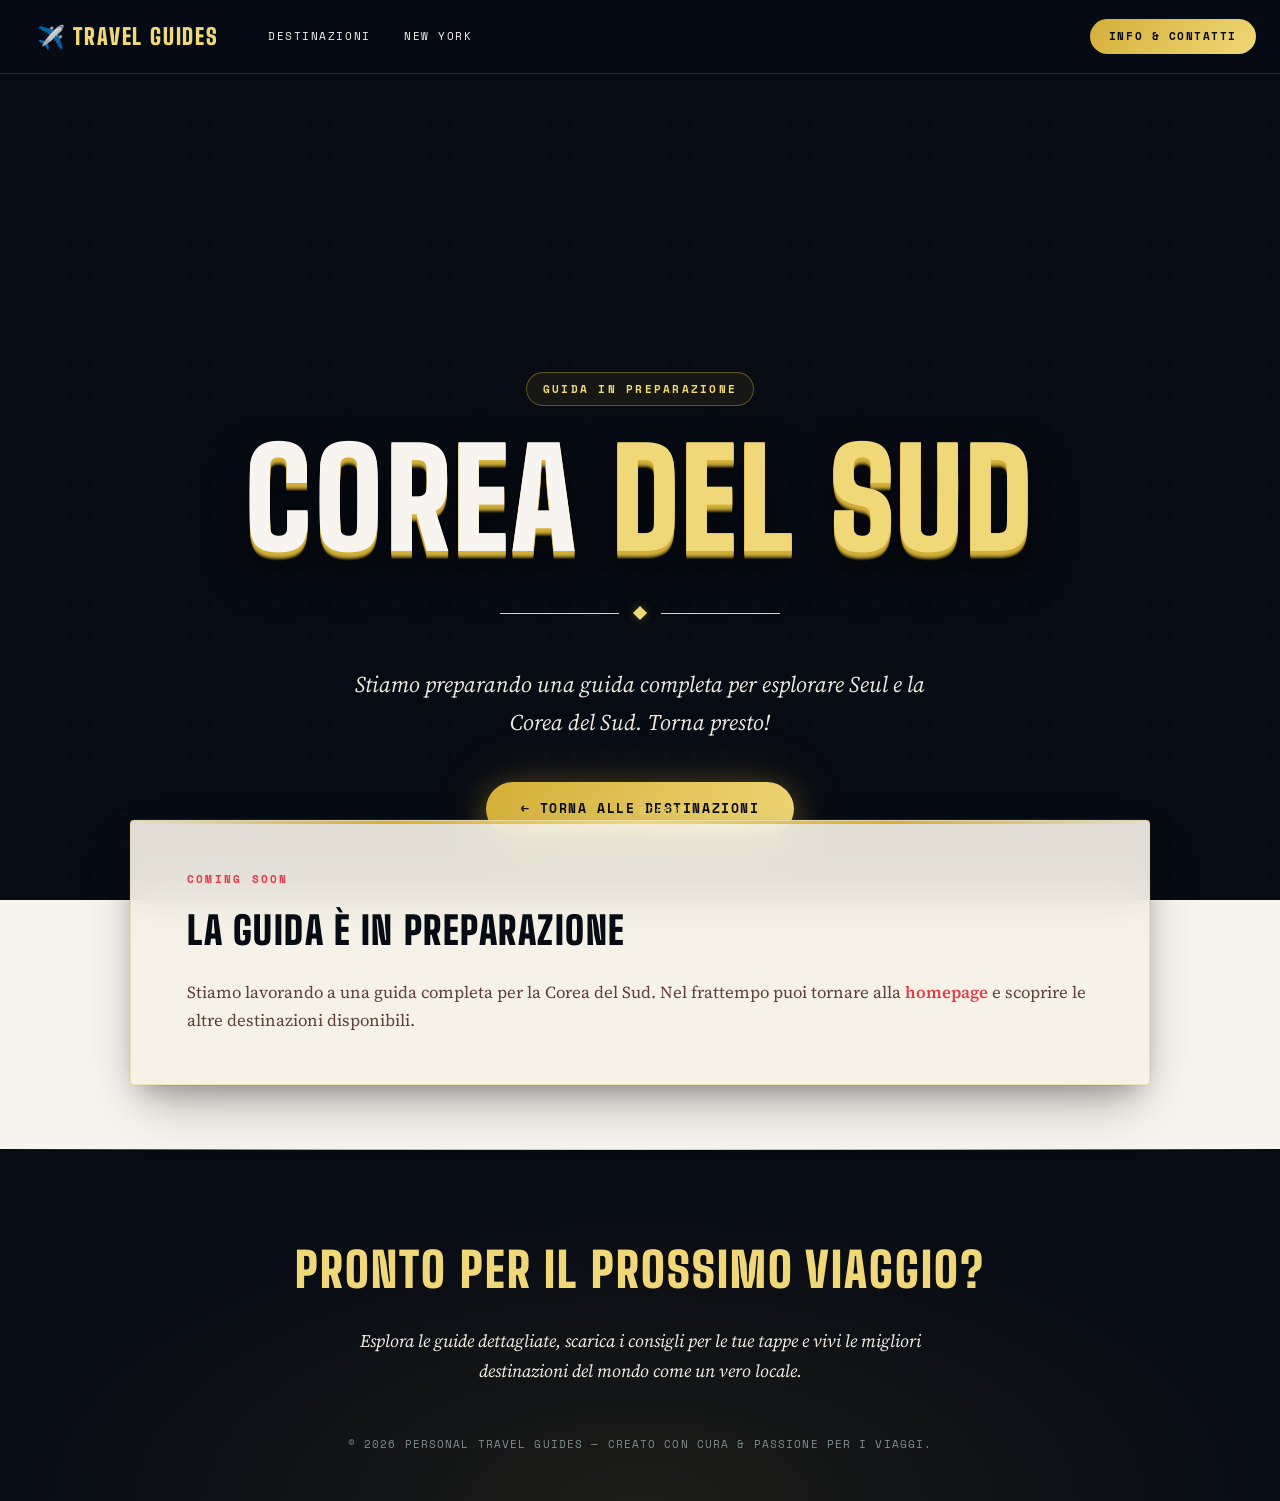
<file: destinations/corea-del-sud/index.html>
<!DOCTYPE html>
<html lang="it">
<head>
  <meta charset="UTF-8">
  <meta name="viewport" content="width=device-width, initial-scale=1.0">
  <title>Corea del Sud — Guida in preparazione</title>
  <meta name="description" content="La guida alla Corea del Sud è in preparazione. Torna presto!">
  <link rel="stylesheet" href="../../styles/global.css">
  <link rel="stylesheet" href="../../styles/destination.css">
  <link rel="stylesheet" href="./corea-del-sud.css">
</head>
<body>

<div id="nav-placeholder"></div>

<header class="hero" id="top" style="background-image: url('https://upload.wikimedia.org/wikipedia/commons/thumb/f/f9/Gyeongbokgung_Palace_2023.jpg/1280px-Gyeongbokgung_Palace_2023.jpg');">
  <div class="hero-inner">
    <div class="eyebrow">Guida in preparazione</div>
    <h1>COREA <span>DEL SUD</span></h1>
    <div class="divider on-dark"><span class="diamond"></span></div>
    <p class="sub">Stiamo preparando una guida completa per esplorare Seul e la Corea del Sud. Torna presto!</p>
    <a href="../../index.html" class="hero-cta">← Torna alle destinazioni</a>
  </div>
  <div class="scroll-indicator">SCORRI</div>
</header>

<main>
  <section class="intro-section" id="intro">
    <div class="intro reveal">
      <div class="eyebrow" style="color:var(--d1)">Coming soon</div>
      <h2>La guida è in preparazione</h2>
      <p>Stiamo lavorando a una guida completa per la Corea del Sud. Nel frattempo puoi tornare alla <a href="../../index.html" style="color:var(--d1); font-weight:600">homepage</a> e scoprire le altre destinazioni disponibili.</p>
    </div>
  </section>
</main>

<div id="footer-placeholder"></div>

<script src="../../js/components.js"></script>
<script src="../../js/scroll-animations.js"></script>
</body>
</html>
</file>
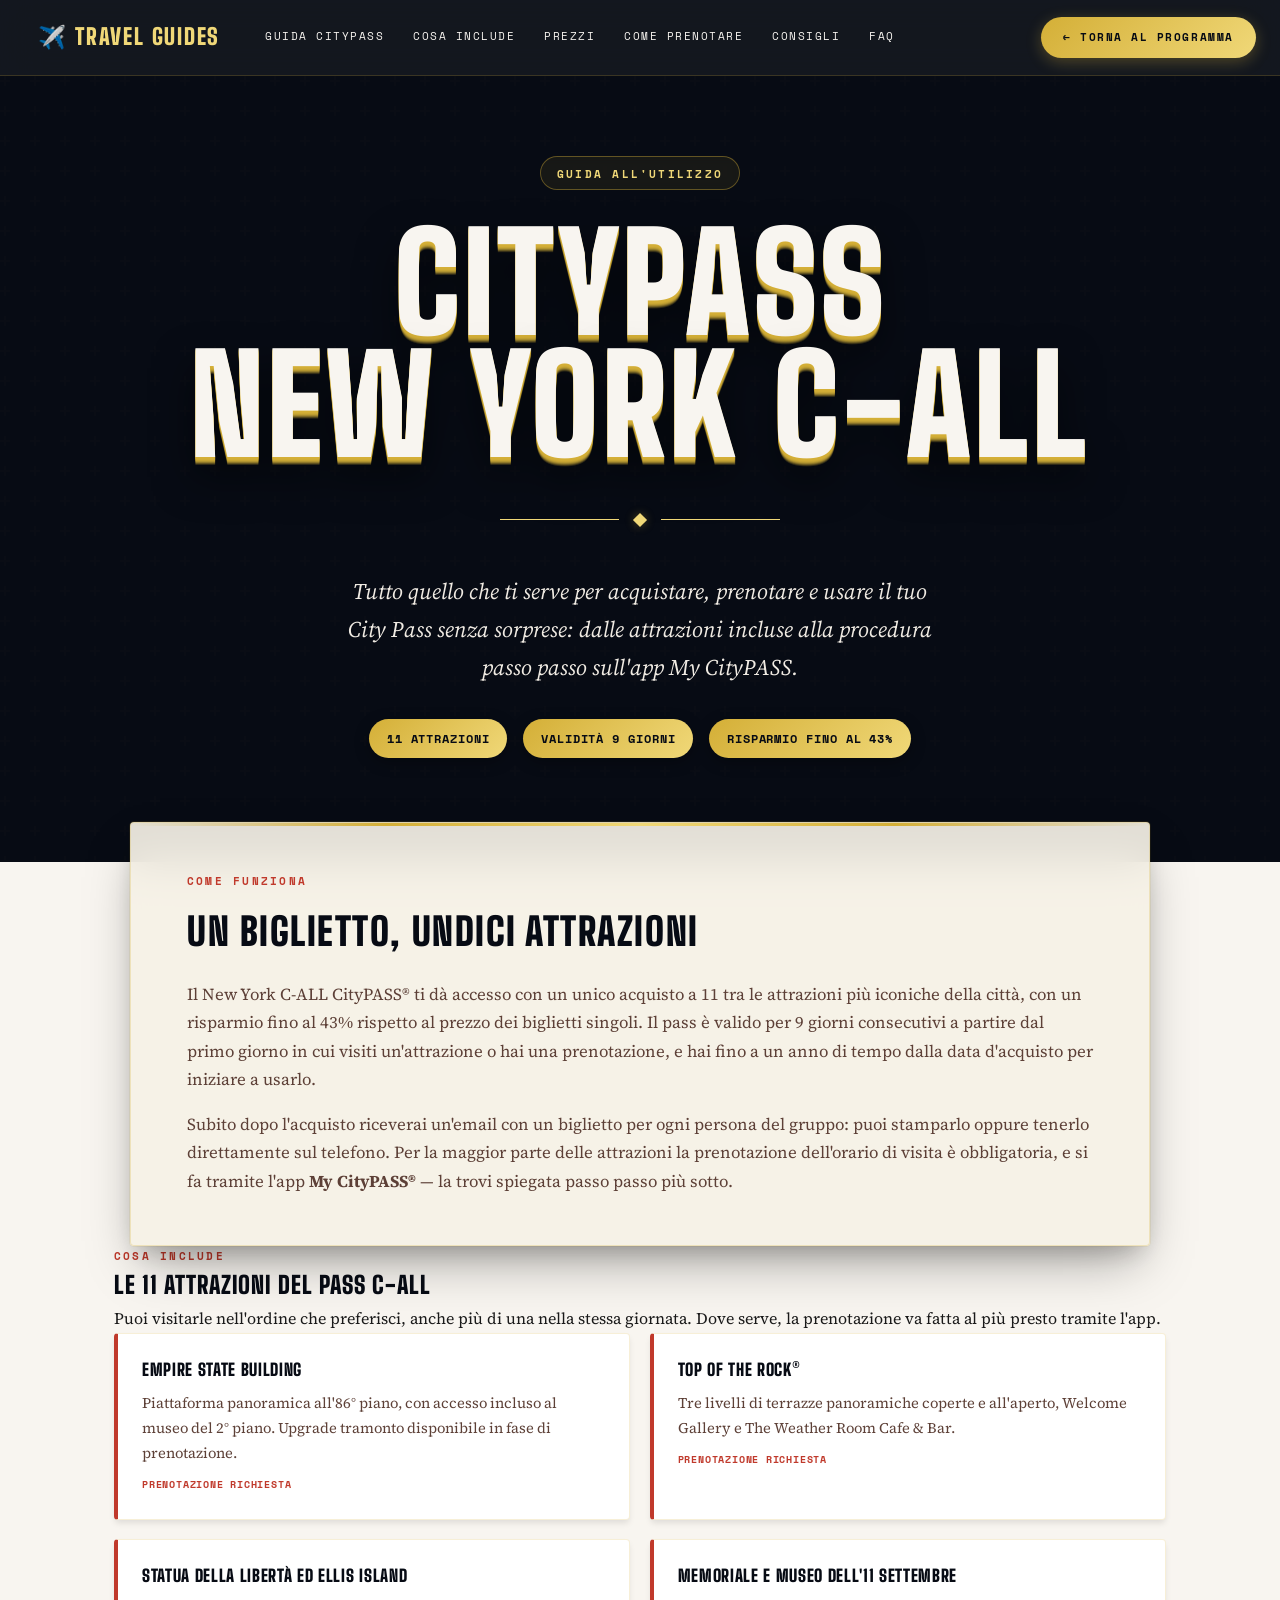
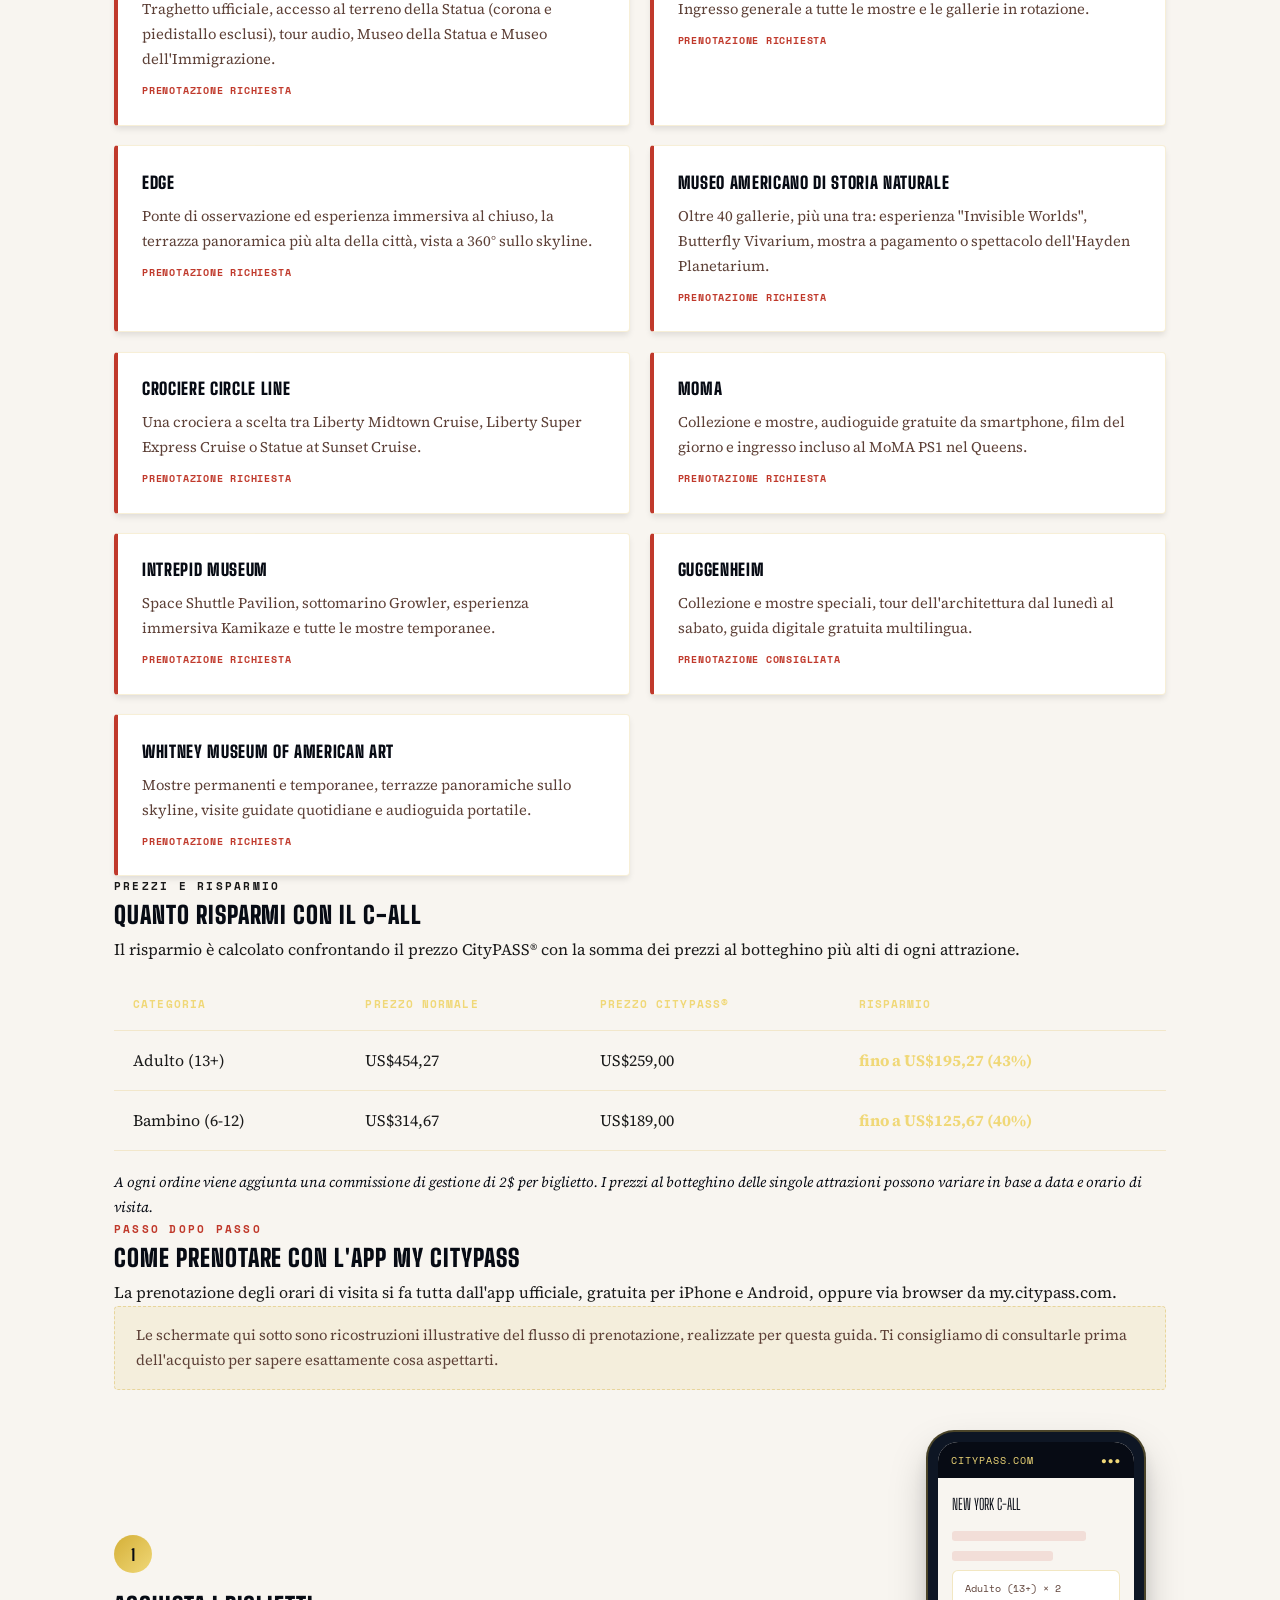
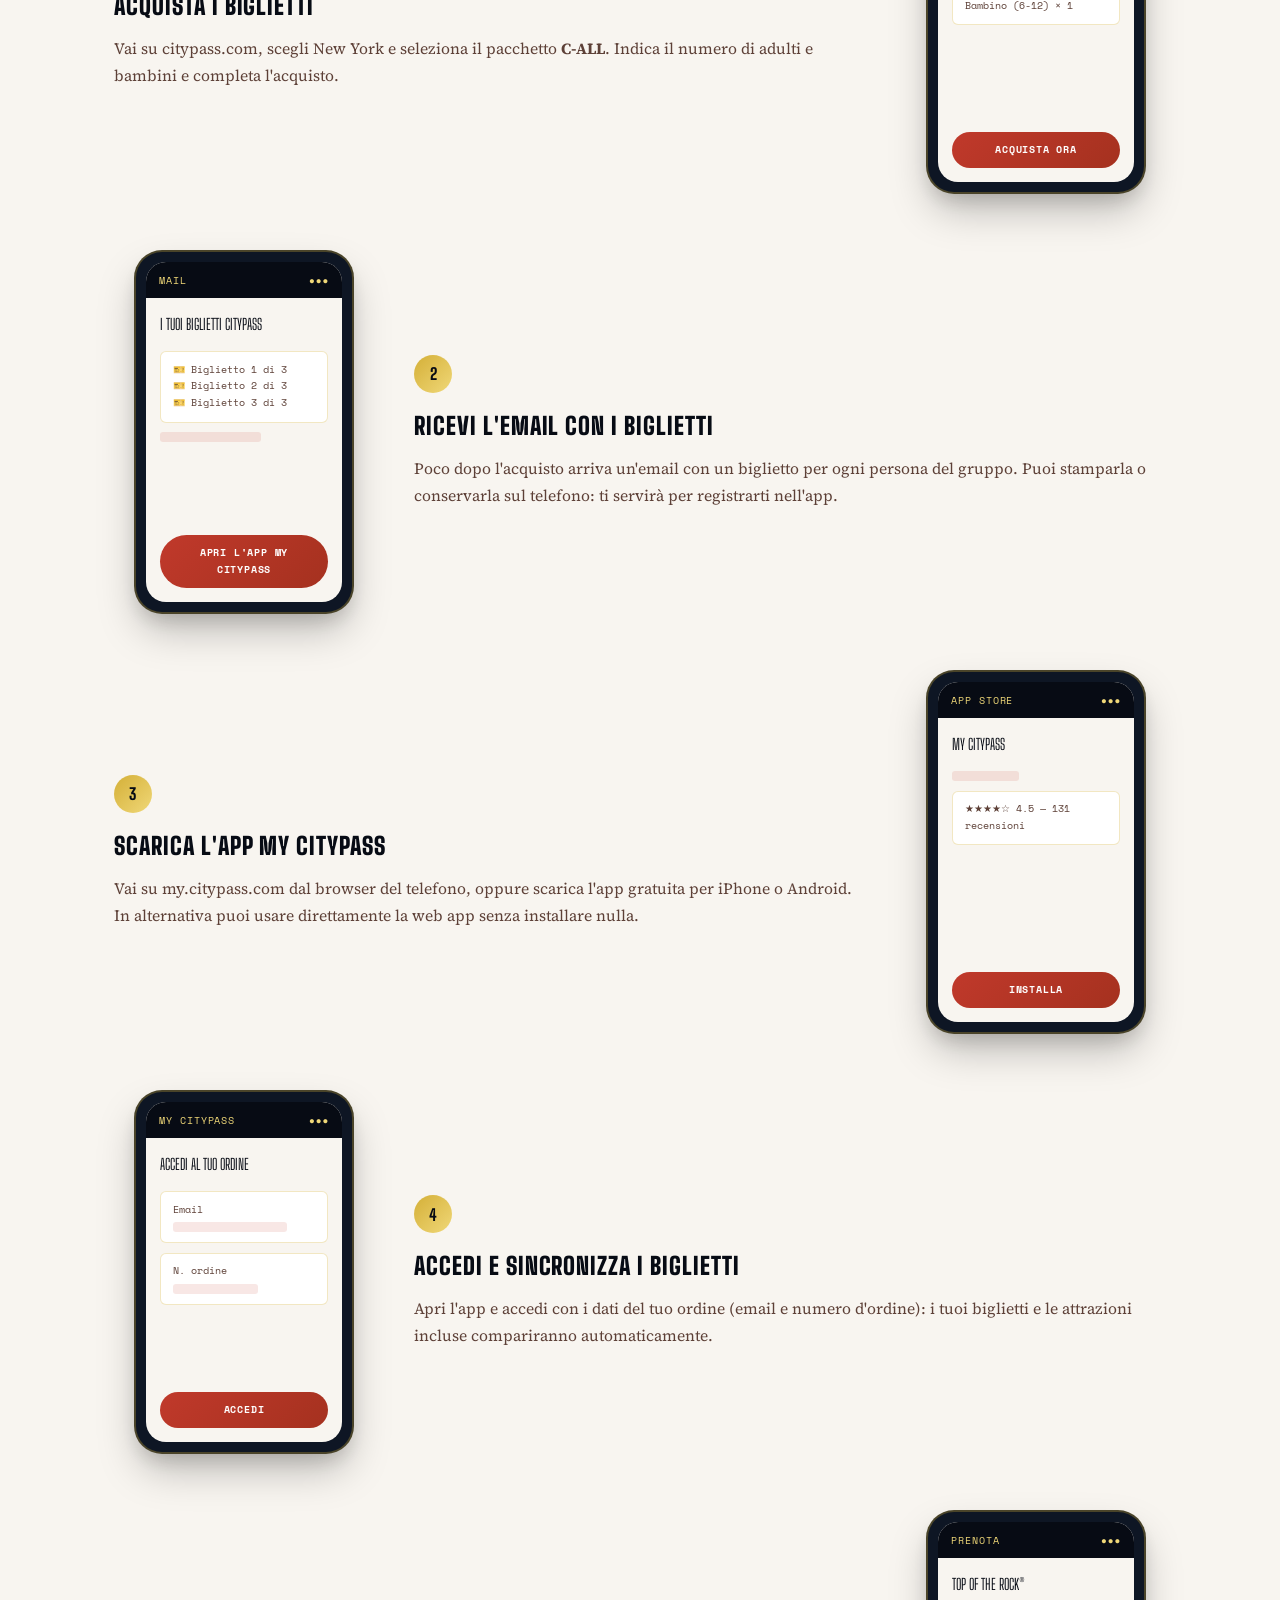
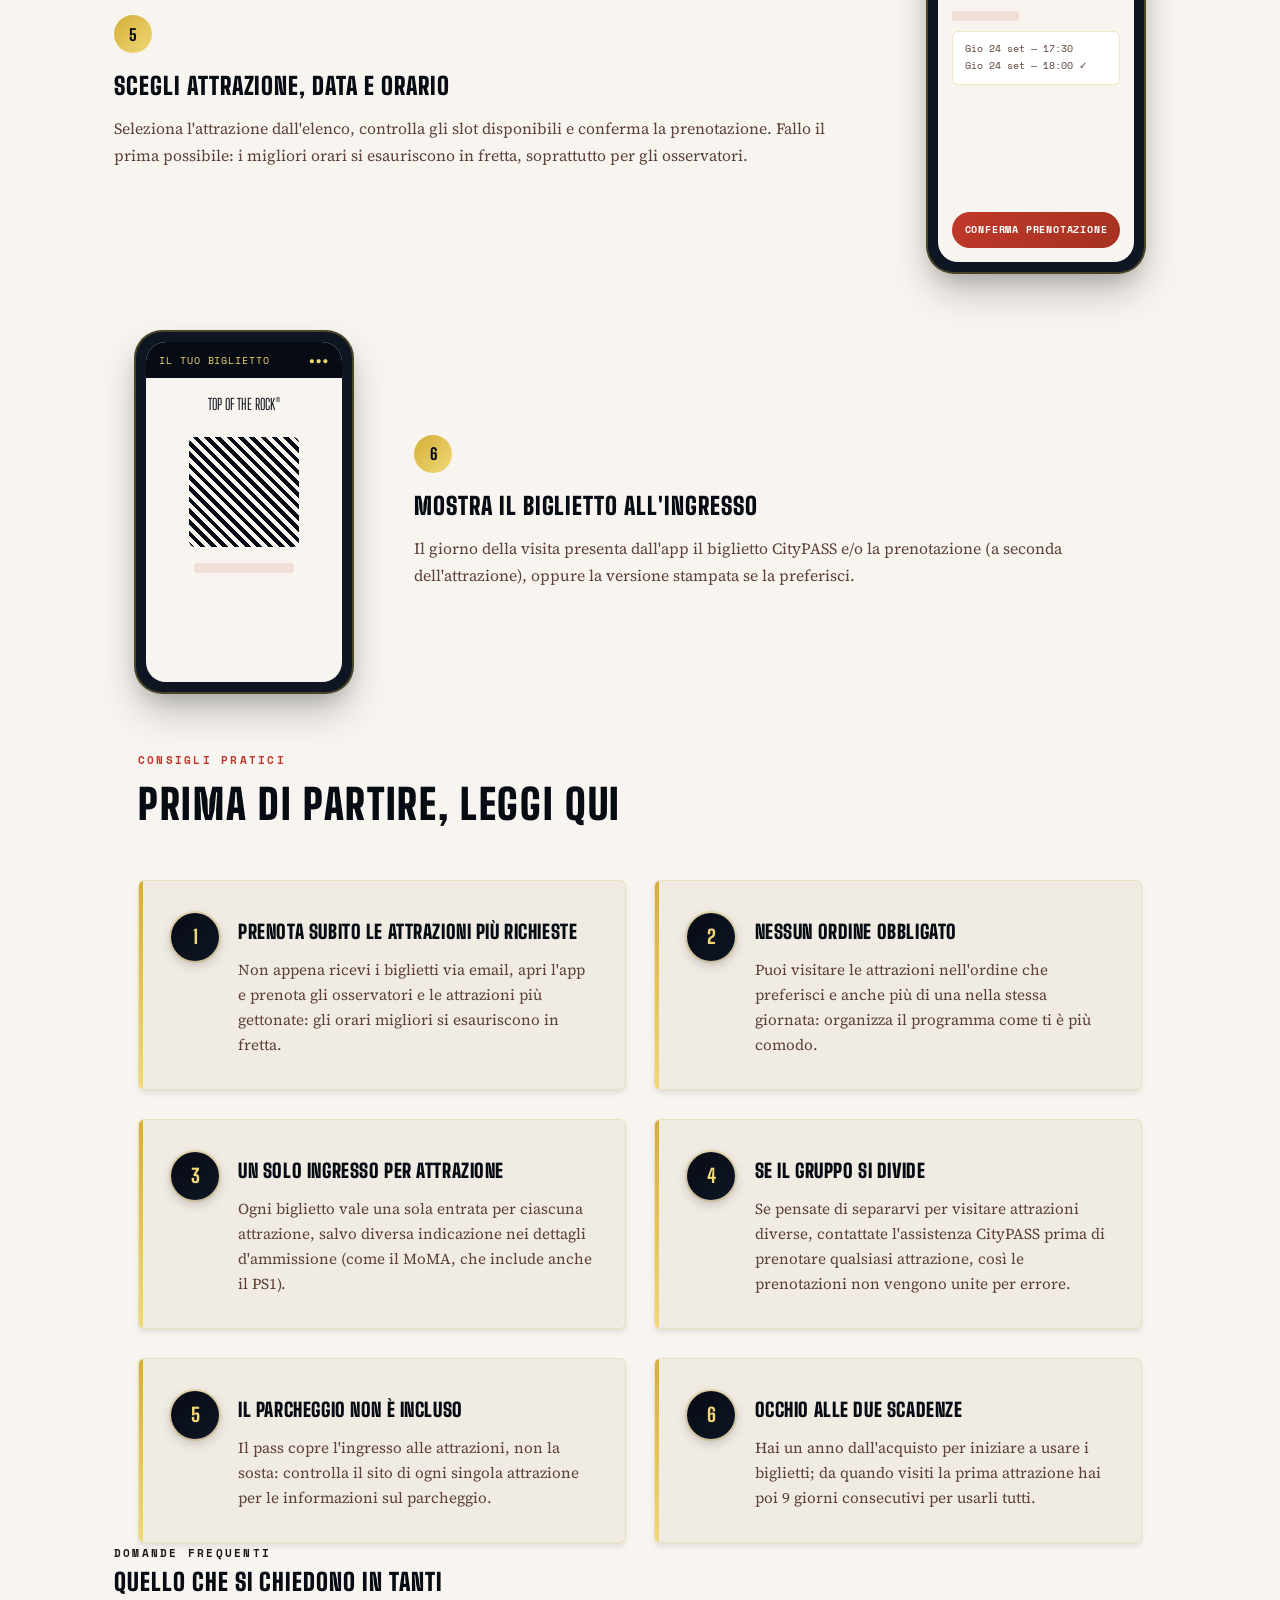
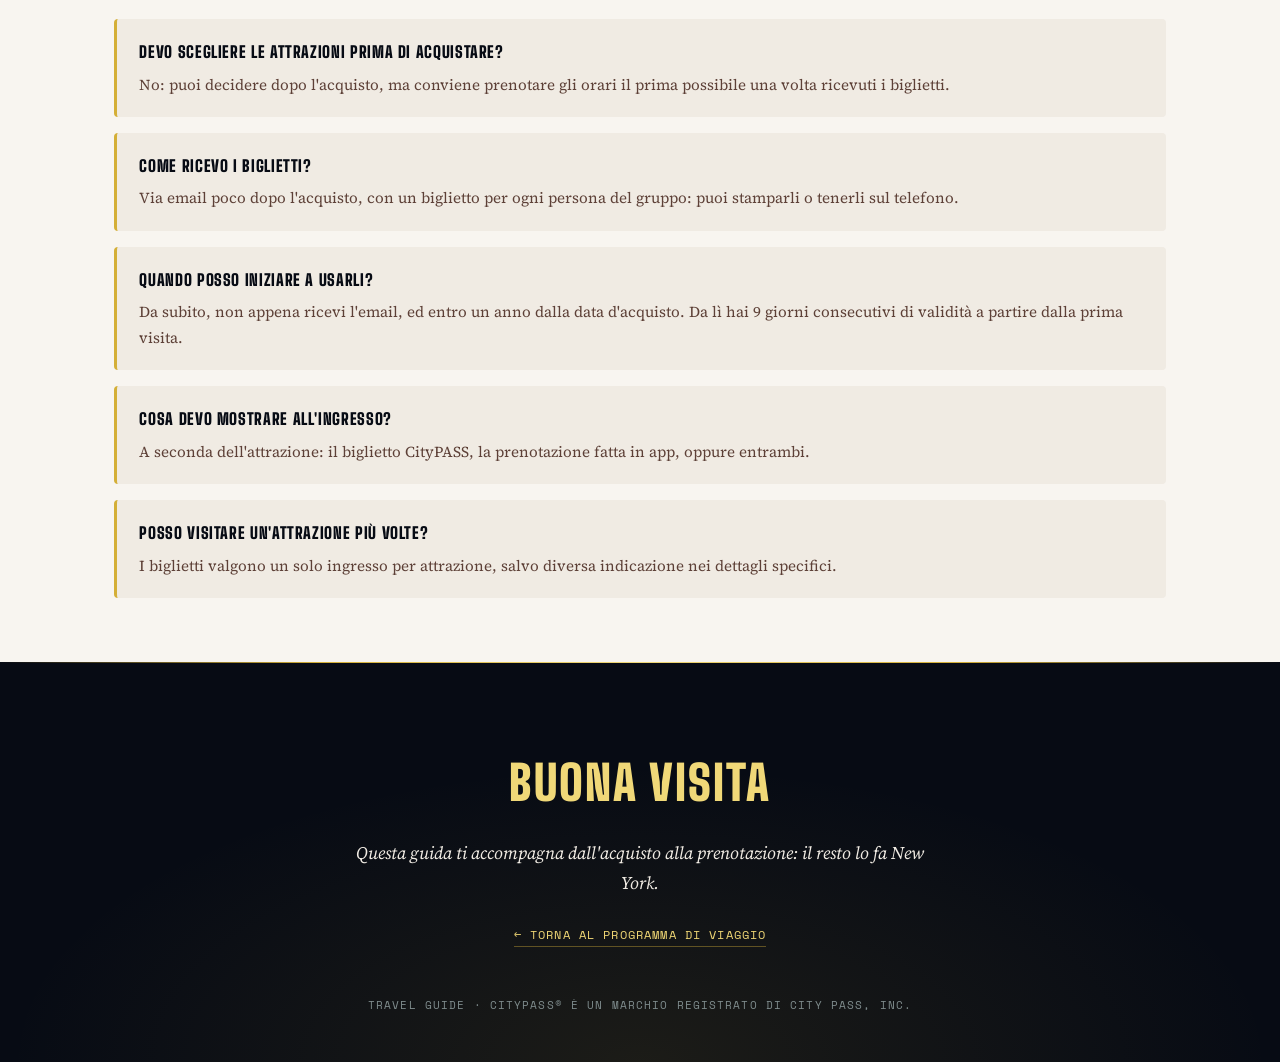
<file: destinations/new-york/citypass/index.html>
<!DOCTYPE html>
<html lang="it">
<head>
  <meta charset="UTF-8">
  <meta name="viewport" content="width=device-width, initial-scale=1.0">
  <title>CityPASS New York C-ALL — Guida all'utilizzo</title>
  <meta name="description" content="Tutto quello che ti serve per acquistare, prenotare e usare il tuo City Pass New York C-ALL senza sorprese.">
  <link rel="stylesheet" href="../../../styles/global.css">
  <link rel="stylesheet" href="../../../styles/destination.css">
  <link rel="stylesheet" href="./citypass.css">
</head>
<body>

<div id="progress-bar"></div>

<nav class="topnav" id="navbar">
  <a href="../../../index.html" class="brand-link">✈️ TRAVEL GUIDES</a>
  <a href="#top">Guida CityPASS</a>
  <a href="#include">Cosa include</a>
  <a href="#prezzi">Prezzi</a>
  <a href="#prenotare">Come prenotare</a>
  <a href="#consigli">Consigli</a>
  <a href="#domande">FAQ</a>
  <a href="../index.html" class="cta-nav">← Torna al programma</a>
</nav>

<header class="hero" id="top" style="background-image: url('https://upload.wikimedia.org/wikipedia/commons/7/7c/New_York_City_skyline%2C_end_of_day%2C_2011.JPG?utm_source=commons.wikimedia.org&utm_campaign=index&utm_content=original');">
  <div class="hero-inner">
    <div class="eyebrow">Guida all'utilizzo</div>
    <h1>CityPASS<br>New York C-ALL</h1>
    <div class="divider on-dark"><span class="diamond"></span></div>
    <p class="sub">Tutto quello che ti serve per acquistare, prenotare e usare il tuo City Pass senza sorprese: dalle attrazioni incluse alla procedura passo passo sull'app My CityPASS.</p>
    <div class="stat-row">
      <span class="stat-chip">11 attrazioni</span>
      <span class="stat-chip">Validità 9 giorni</span>
      <span class="stat-chip">Risparmio fino al 43%</span>
    </div>
  </div>
</header>

<main>
  <section class="intro-section" id="intro">
    <div class="intro reveal">
      <div class="eyebrow" style="color:var(--brick)">Come funziona</div>
      <h2>Un biglietto, undici attrazioni</h2>
      <p>Il New York C-ALL CityPASS® ti dà accesso con un unico acquisto a 11 tra le attrazioni più iconiche della città, con un risparmio fino al 43% rispetto al prezzo dei biglietti singoli. Il pass è valido per 9 giorni consecutivi a partire dal primo giorno in cui visiti un'attrazione o hai una prenotazione, e hai fino a un anno di tempo dalla data d'acquisto per iniziare a usarlo.</p>
      <p>Subito dopo l'acquisto riceverai un'email con un biglietto per ogni persona del gruppo: puoi stamparlo oppure tenerlo direttamente sul telefono. Per la maggior parte delle attrazioni la prenotazione dell'orario di visita è obbligatoria, e si fa tramite l'app <strong>My CityPASS®</strong> — la trovi spiegata passo passo più sotto.</p>
    </div>
  </section>

  <section class="section light" id="include">
    <div class="section-inner">
      <div class="eyebrow" style="color:var(--brick)">Cosa include</div>
      <h2 class="reveal">Le 11 attrazioni del pass C-ALL</h2>
      <p class="lead">Puoi visitarle nell'ordine che preferisci, anche più di una nella stessa giornata. Dove serve, la prenotazione va fatta al più presto tramite l'app.</p>
      <div class="attraction-grid">
        <div class="attraction-card"><h4>Empire State Building</h4><p>Piattaforma panoramica all'86° piano, con accesso incluso al museo del 2° piano. Upgrade tramonto disponibile in fase di prenotazione.</p><span class="req">Prenotazione richiesta</span></div>
        <div class="attraction-card"><h4>Top of the Rock®</h4><p>Tre livelli di terrazze panoramiche coperte e all'aperto, Welcome Gallery e The Weather Room Cafe &amp; Bar.</p><span class="req">Prenotazione richiesta</span></div>
        <div class="attraction-card"><h4>Statua della Libertà ed Ellis Island</h4><p>Traghetto ufficiale, accesso al terreno della Statua (corona e piedistallo esclusi), tour audio, Museo della Statua e Museo dell'Immigrazione.</p><span class="req">Prenotazione richiesta</span></div>
        <div class="attraction-card"><h4>Memoriale e Museo dell'11 Settembre</h4><p>Ingresso generale a tutte le mostre e le gallerie in rotazione.</p><span class="req">Prenotazione richiesta</span></div>
        <div class="attraction-card"><h4>Edge</h4><p>Ponte di osservazione ed esperienza immersiva al chiuso, la terrazza panoramica più alta della città, vista a 360° sullo skyline.</p><span class="req">Prenotazione richiesta</span></div>
        <div class="attraction-card"><h4>Museo Americano di Storia Naturale</h4><p>Oltre 40 gallerie, più una tra: esperienza "Invisible Worlds", Butterfly Vivarium, mostra a pagamento o spettacolo dell'Hayden Planetarium.</p><span class="req">Prenotazione richiesta</span></div>
        <div class="attraction-card"><h4>Crociere Circle Line</h4><p>Una crociera a scelta tra Liberty Midtown Cruise, Liberty Super Express Cruise o Statue at Sunset Cruise.</p><span class="req">Prenotazione richiesta</span></div>
        <div class="attraction-card"><h4>MoMA</h4><p>Collezione e mostre, audioguide gratuite da smartphone, film del giorno e ingresso incluso al MoMA PS1 nel Queens.</p><span class="req">Prenotazione richiesta</span></div>
        <div class="attraction-card"><h4>Intrepid Museum</h4><p>Space Shuttle Pavilion, sottomarino Growler, esperienza immersiva Kamikaze e tutte le mostre temporanee.</p><span class="req">Prenotazione richiesta</span></div>
        <div class="attraction-card"><h4>Guggenheim</h4><p>Collezione e mostre speciali, tour dell'architettura dal lunedì al sabato, guida digitale gratuita multilingua.</p><span class="req">Prenotazione consigliata</span></div>
        <div class="attraction-card"><h4>Whitney Museum of American Art</h4><p>Mostre permanenti e temporanee, terrazze panoramiche sullo skyline, visite guidate quotidiane e audioguida portatile.</p><span class="req">Prenotazione richiesta</span></div>
      </div>
    </div>
  </section>

  <section class="section dark" id="prezzi">
    <div class="section-inner">
      <div class="eyebrow">Prezzi e risparmio</div>
      <h2 class="reveal">Quanto risparmi con il C-ALL</h2>
      <p class="lead">Il risparmio è calcolato confrontando il prezzo CityPASS® con la somma dei prezzi al botteghino più alti di ogni attrazione.</p>
      <table class="price-table">
        <thead>
          <tr><th>Categoria</th><th>Prezzo normale</th><th>Prezzo CityPASS®</th><th>Risparmio</th></tr>
        </thead>
        <tbody>
          <tr><td>Adulto (13+)</td><td>US$454,27</td><td>US$259,00</td><td class="save">fino a US$195,27 (43%)</td></tr>
          <tr><td>Bambino (6-12)</td><td>US$314,67</td><td>US$189,00</td><td class="save">fino a US$125,67 (40%)</td></tr>
        </tbody>
      </table>
      <p class="fee-note">A ogni ordine viene aggiunta una commissione di gestione di 2$ per biglietto. I prezzi al botteghino delle singole attrazioni possono variare in base a data e orario di visita.</p>
    </div>
  </section>

  <section class="section light" id="prenotare">
    <div class="section-inner">
      <div class="eyebrow" style="color:var(--brick)">Passo dopo passo</div>
      <h2 class="reveal">Come prenotare con l'app My CityPASS</h2>
      <p class="lead">La prenotazione degli orari di visita si fa tutta dall'app ufficiale, gratuita per iPhone e Android, oppure via browser da my.citypass.com.</p>
      <div class="mockup-note">Le schermate qui sotto sono ricostruzioni illustrative del flusso di prenotazione, realizzate per questa guida. Ti consigliamo di consultarle prima dell'acquisto per sapere esattamente cosa aspettarti.</div>

      <div class="step">
        <div class="step-text reveal">
          <span class="step-num">1</span>
          <h3>Acquista i biglietti</h3>
          <p>Vai su citypass.com, scegli New York e seleziona il pacchetto <strong>C-ALL</strong>. Indica il numero di adulti e bambini e completa l'acquisto.</p>
        </div>
        <div class="step-phone reveal">
          <div class="phone"><div class="phone-screen">
            <div class="phone-bar"><span>citypass.com</span><span>●●●</span></div>
            <div class="phone-body">
              <div class="ph-title">New York C-ALL</div>
              <div class="ph-line w80"></div><div class="ph-line w60"></div>
              <div class="ph-card">Adulto (13+) × 2<br>Bambino (6-12) × 1</div>
              <div class="ph-btn">Acquista ora</div>
            </div>
          </div></div>
        </div>
      </div>

      <div class="step">
        <div class="step-text reveal">
          <span class="step-num">2</span>
          <h3>Ricevi l'email con i biglietti</h3>
          <p>Poco dopo l'acquisto arriva un'email con un biglietto per ogni persona del gruppo. Puoi stamparla o conservarla sul telefono: ti servirà per registrarti nell'app.</p>
        </div>
        <div class="step-phone reveal">
          <div class="phone"><div class="phone-screen">
            <div class="phone-bar"><span>Mail</span><span>●●●</span></div>
            <div class="phone-body">
              <div class="ph-title">I tuoi biglietti CityPASS</div>
              <div class="ph-card">🎫 Biglietto 1 di 3<br>🎫 Biglietto 2 di 3<br>🎫 Biglietto 3 di 3</div>
              <div class="ph-line w60"></div>
              <div class="ph-btn">Apri l'app My CityPASS</div>
            </div>
          </div></div>
        </div>
      </div>

      <div class="step">
        <div class="step-text reveal">
          <span class="step-num">3</span>
          <h3>Scarica l'app My CityPASS</h3>
          <p>Vai su my.citypass.com dal browser del telefono, oppure scarica l'app gratuita per iPhone o Android. In alternativa puoi usare direttamente la web app senza installare nulla.</p>
        </div>
        <div class="step-phone reveal">
          <div class="phone"><div class="phone-screen">
            <div class="phone-bar"><span>App Store</span><span>●●●</span></div>
            <div class="phone-body">
              <div class="ph-title">My CityPASS</div>
              <div class="ph-line w40"></div>
              <div class="ph-card">★★★★☆ 4.5 — 131 recensioni</div>
              <div class="ph-btn">Installa</div>
            </div>
          </div></div>
        </div>
      </div>

      <div class="step">
        <div class="step-text reveal">
          <span class="step-num">4</span>
          <h3>Accedi e sincronizza i biglietti</h3>
          <p>Apri l'app e accedi con i dati del tuo ordine (email e numero d'ordine): i tuoi biglietti e le attrazioni incluse compariranno automaticamente.</p>
        </div>
        <div class="step-phone reveal">
          <div class="phone"><div class="phone-screen">
            <div class="phone-bar"><span>My CityPASS</span><span>●●●</span></div>
            <div class="phone-body">
              <div class="ph-title">Accedi al tuo ordine</div>
              <div class="ph-card">Email<br><div class="ph-line w80" style="margin-top:4px"></div></div>
              <div class="ph-card">N. ordine<br><div class="ph-line w60" style="margin-top:4px"></div></div>
              <div class="ph-btn">Accedi</div>
            </div>
          </div></div>
        </div>
      </div>

      <div class="step">
        <div class="step-text reveal">
          <span class="step-num">5</span>
          <h3>Scegli attrazione, data e orario</h3>
          <p>Seleziona l'attrazione dall'elenco, controlla gli slot disponibili e conferma la prenotazione. Fallo il prima possibile: i migliori orari si esauriscono in fretta, soprattutto per gli osservatori.</p>
        </div>
        <div class="step-phone reveal">
          <div class="phone"><div class="phone-screen">
            <div class="phone-bar"><span>Prenota</span><span>●●●</span></div>
            <div class="phone-body">
              <div class="ph-title">Top of the Rock®</div>
              <div class="ph-line w40"></div>
              <div class="ph-card">Gio 24 set — 17:30<br>Gio 24 set — 18:00 ✓</div>
              <div class="ph-btn">Conferma prenotazione</div>
            </div>
          </div></div>
        </div>
      </div>

      <div class="step">
        <div class="step-text reveal">
          <span class="step-num">6</span>
          <h3>Mostra il biglietto all'ingresso</h3>
          <p>Il giorno della visita presenta dall'app il biglietto CityPASS e/o la prenotazione (a seconda dell'attrazione), oppure la versione stampata se la preferisci.</p>
        </div>
        <div class="step-phone reveal">
          <div class="phone"><div class="phone-screen">
            <div class="phone-bar"><span>Il tuo biglietto</span><span>●●●</span></div>
            <div class="phone-body" style="align-items:center;text-align:center">
              <div class="ph-title">Top of the Rock®</div>
              <div style="width:110px;height:110px;margin:.4rem auto;background:repeating-linear-gradient(45deg,var(--ink) 0 4px,transparent 4px 8px);border-radius:6px"></div>
              <div class="ph-line w60" style="margin:0 auto"></div>
            </div>
          </div></div>
        </div>
      </div>
    </div>
  </section>

  <div class="wrap">
    <section class="section" id="consigli" style="padding-left:0;padding-right:0">
      <div class="eyebrow" style="color:var(--brick)">Consigli pratici</div>
      <h2 class="reveal" style="font-size:clamp(1.9rem,4.5vw,2.6rem)">Prima di partire, leggi qui</h2>
      <div class="tip-grid">
        <div class="tip-card reveal"><div class="tip-num">1</div><div><h4>Prenota subito le attrazioni più richieste</h4><p>Non appena ricevi i biglietti via email, apri l'app e prenota gli osservatori e le attrazioni più gettonate: gli orari migliori si esauriscono in fretta.</p></div></div>
        <div class="tip-card reveal"><div class="tip-num">2</div><div><h4>Nessun ordine obbligato</h4><p>Puoi visitare le attrazioni nell'ordine che preferisci e anche più di una nella stessa giornata: organizza il programma come ti è più comodo.</p></div></div>
        <div class="tip-card reveal"><div class="tip-num">3</div><div><h4>Un solo ingresso per attrazione</h4><p>Ogni biglietto vale una sola entrata per ciascuna attrazione, salvo diversa indicazione nei dettagli d'ammissione (come il MoMA, che include anche il PS1).</p></div></div>
        <div class="tip-card reveal"><div class="tip-num">4</div><div><h4>Se il gruppo si divide</h4><p>Se pensate di separarvi per visitare attrazioni diverse, contattate l'assistenza CityPASS prima di prenotare qualsiasi attrazione, così le prenotazioni non vengono unite per errore.</p></div></div>
        <div class="tip-card reveal"><div class="tip-num">5</div><div><h4>Il parcheggio non è incluso</h4><p>Il pass copre l'ingresso alle attrazioni, non la sosta: controlla il sito di ogni singola attrazione per le informazioni sul parcheggio.</p></div></div>
        <div class="tip-card reveal"><div class="tip-num">6</div><div><h4>Occhio alle due scadenze</h4><p>Hai un anno dall'acquisto per iniziare a usare i biglietti; da quando visiti la prima attrazione hai poi 9 giorni consecutivi per usarli tutti.</p></div></div>
      </div>
    </section>
  </div>

  <section class="section dark" id="domande">
    <div class="section-inner">
      <div class="eyebrow">Domande frequenti</div>
      <h2 class="reveal">Quello che si chiedono in tanti</h2>
      <div class="faq">
        <div class="faq-item"><h4>Devo scegliere le attrazioni prima di acquistare?</h4><p>No: puoi decidere dopo l'acquisto, ma conviene prenotare gli orari il prima possibile una volta ricevuti i biglietti.</p></div>
        <div class="faq-item"><h4>Come ricevo i biglietti?</h4><p>Via email poco dopo l'acquisto, con un biglietto per ogni persona del gruppo: puoi stamparli o tenerli sul telefono.</p></div>
        <div class="faq-item"><h4>Quando posso iniziare a usarli?</h4><p>Da subito, non appena ricevi l'email, ed entro un anno dalla data d'acquisto. Da lì hai 9 giorni consecutivi di validità a partire dalla prima visita.</p></div>
        <div class="faq-item"><h4>Cosa devo mostrare all'ingresso?</h4><p>A seconda dell'attrazione: il biglietto CityPASS, la prenotazione fatta in app, oppure entrambi.</p></div>
        <div class="faq-item"><h4>Posso visitare un'attrazione più volte?</h4><p>I biglietti valgono un solo ingresso per attrazione, salvo diversa indicazione nei dettagli specifici.</p></div>
      </div>
    </div>
  </section>
</main>

<footer>
  <div class="display">Buona visita</div>
  <p>Questa guida ti accompagna dall'acquisto alla prenotazione: il resto lo fa New York.</p>
  <a href="../index.html" class="back">← Torna al programma di viaggio</a>
  <div class="fine">Travel Guide · CityPASS® è un marchio registrato di City Pass, Inc.</div>
</footer>

<button id="back-to-top" onclick="window.scrollTo({top:0,behavior:'smooth'})">↑</button>

<script src="../../../js/scroll-animations.js"></script>

</body>
</html>
</file>
<file: styles/global.css>
@import url('https://fonts.googleapis.com/css2?family=Big+Shoulders+Display:wght@500;700;800;900&family=Source+Serif+4:ital,wght@0,400;0,500;0,600;1,400&family=Space+Mono:wght@400;700&display=swap');

:root {
  --ink: #070b14;
  --ink-2: #0e1624;
  --brass: #d4af37;
  --brass-light: #f0d878;
  --brass-glow: rgba(212, 175, 55, .35);
  --brick: #c0392b;
  --cream: #f8f5f0;
  --cream-2: #f0ebe3;
  --steel: #7f8c8d;
  --text: #1a1a1a;
  --text-soft: #5d4037;
  --white: #fff;

  --shadow-sm: 0 4px 6px -1px rgba(0,0,0,.1);
  --shadow-md: 0 10px 15px -3px rgba(0,0,0,.15), 0 4px 6px -2px rgba(0,0,0,.1);
  --shadow-lg: 0 20px 40px -5px rgba(0,0,0,.25), 0 10px 20px -5px rgba(0,0,0,.15);
  --shadow-3d: 0 25px 50px -12px rgba(0,0,0,.35), 0 12px 24px -8px rgba(0,0,0,.2);

  --ease-out-expo: cubic-bezier(.16,1,.3,1);
  --ease-spring: cubic-bezier(.34,1.56,.64,1);
}

* {
  box-sizing: border-box;
  margin: 0;
  padding: 0;
}

html {
  scroll-behavior: smooth;
}

@media (prefers-reduced-motion: reduce) {
  html { scroll-behavior: auto; }
  * { transition: none !important; animation: none !important; }
}

body {
  margin: 0;
  background: var(--cream);
  color: var(--text);
  font-family: 'Source Serif 4', Georgia, serif;
  line-height: 1.7;
  -webkit-font-smoothing: antialiased;
  overflow-x: hidden;
}

h1, h2, h3, h4, .display {
  font-family: 'Big Shoulders Display', sans-serif;
  text-transform: uppercase;
  letter-spacing: .04em;
  color: var(--ink);
  font-weight: 900;
  margin: 0;
}

a {
  color: inherit;
  text-decoration: none;
}

img {
  max-width: 100%;
  display: block;
}

.eyebrow {
  font-family: 'Space Mono', monospace;
  text-transform: uppercase;
  letter-spacing: .2em;
  font-size: .7rem;
  font-weight: 700;
}

:focus-visible {
  outline: 3px solid var(--brass);
  outline-offset: 4px;
}

/* Nav Bar */
.topnav {
  position: fixed;
  top: 0;
  left: 0;
  right: 0;
  z-index: 50;
  background: rgba(7,11,20,.85);
  backdrop-filter: blur(20px) saturate(1.8);
  -webkit-backdrop-filter: blur(20px) saturate(1.8);
  border-bottom: 1px solid rgba(212,175,55,.2);
  display: flex;
  align-items: center;
  gap: .5rem;
  overflow-x: auto;
  padding: 0 1.5rem;
  transition: transform .4s var(--ease-out-expo), background .4s, box-shadow .4s;
}

.topnav .brand-link {
  font-family: 'Big Shoulders Display', sans-serif;
  font-size: 1.4rem;
  font-weight: 900;
  color: var(--brass-light);
  letter-spacing: .08em;
  margin-right: 1rem;
}

.topnav a {
  display: inline-block;
  white-space: nowrap;
  color: var(--cream);
  font-family: 'Space Mono', monospace;
  font-size: .68rem;
  letter-spacing: .14em;
  text-transform: uppercase;
  padding: 1.1rem .8rem;
  position: relative;
  transition: color .3s, transform .3s var(--ease-spring);
}

.topnav a::after {
  content: '';
  position: absolute;
  bottom: 0;
  left: 50%;
  width: 0;
  height: 2px;
  background: var(--brass);
  transition: width .3s var(--ease-out-expo), left .3s var(--ease-out-expo);
}

.topnav a:hover {
  color: var(--brass-light);
  transform: translateY(-2px);
}

.topnav a:hover::after {
  width: 100%;
  left: 0;
}

.topnav .nav-right {
  margin-left: auto;
  display: flex;
  align-items: center;
  gap: .5rem;
}

.topnav .cta-nav {
  margin-left: auto;
  background: linear-gradient(135deg, var(--brass), var(--brass-light));
  color: var(--ink) !important;
  font-weight: 700;
  padding: 0.5rem 1.2rem;
  border-radius: 999px;
  box-shadow: 0 4px 15px rgba(212, 175, 55, 0.3);
  transition: transform 0.3s var(--ease-spring), box-shadow 0.3s !important;
}

.topnav .cta-nav:hover {
  transform: translateY(-2px) scale(1.05);
  box-shadow: 0 6px 25px rgba(212, 175, 55, 0.5);
}

.topnav .cta-nav::after {
  display: none !important;
}


/* Footer */
footer {
  background: var(--ink);
  color: var(--cream-2);
  margin-top: 4rem;
  padding: 5rem 1.5rem 3rem;
  text-align: center;
  position: relative;
  overflow: hidden;
}

footer::before {
  content: '';
  position: absolute;
  top: 0;
  left: 0;
  right: 0;
  height: 1px;
  background: linear-gradient(90deg, transparent, var(--brass), var(--brass-light), var(--brass), transparent);
}

footer::after {
  content: '';
  position: absolute;
  bottom: 0;
  left: 0;
  right: 0;
  height: 300px;
  background: radial-gradient(ellipse at center bottom, rgba(212,175,55,.1) 0%, transparent 70%);
  pointer-events: none;
}

footer .display {
  color: var(--brass-light);
  font-size: clamp(2rem,5vw,3rem);
  margin-bottom: 1rem;
  position: relative;
  z-index: 2;
}

footer p {
  max-width: 600px;
  margin: 0 auto;
  font-family: 'Source Serif 4', serif;
  font-style: italic;
  color: var(--cream-2);
  font-size: 1.1rem;
  position: relative;
  z-index: 2;
}

footer .fine {
  margin-top: 3rem;
  font-family: 'Space Mono', monospace;
  font-size: .7rem;
  letter-spacing: .1em;
  color: var(--steel);
  text-transform: uppercase;
  position: relative;
  z-index: 2;
}

/* Section Dividers */
.divider {
  display: flex;
  align-items: center;
  justify-content: center;
  gap: 16px;
  width: 100%;
  max-width: 280px;
  margin: 3rem auto;
  opacity: 0;
  transform: scale(.8);
  transition: opacity .8s var(--ease-out-expo), transform .8s var(--ease-out-expo);
}

.divider.visible {
  opacity: 1;
  transform: scale(1);
}

.divider::before, .divider::after {
  content: "";
  height: 1px;
  flex: 1;
  background: var(--brass);
}

.divider .diamond {
  width: 10px;
  height: 10px;
  background: var(--brass);
  transform: rotate(45deg);
  flex: none;
  box-shadow: 0 0 10px var(--brass-glow);
  animation: diamondPulse 3s ease-in-out infinite;
}

@keyframes diamondPulse {
  0%, 100% { box-shadow: 0 0 10px var(--brass-glow); }
  50% { box-shadow: 0 0 20px var(--brass-glow), 0 0 40px rgba(212,175,55,.2); }
}

.divider.on-dark::before, .divider.on-dark::after, .divider.on-dark .diamond {
  background: var(--brass-light);
}

/* Animations */
.reveal {
  opacity: 0;
  transform: translateY(50px) rotateX(10deg);
  transition: opacity .9s var(--ease-out-expo), transform .9s var(--ease-out-expo);
}

.reveal.visible {
  opacity: 1;
  transform: translateY(0) rotateX(0);
}

.reveal-delay-1 { transition-delay: .1s; }
.reveal-delay-2 { transition-delay: .2s; }

/* Scrollbar */
::-webkit-scrollbar { width: 8px; }
::-webkit-scrollbar-track { background: var(--cream); }
::-webkit-scrollbar-thumb { background: var(--brass); border-radius: 4px; }
::-webkit-scrollbar-thumb:hover { background: var(--brass-light); }
</file>
<file: styles/destination.css>
/* Destination Pages Layout & Components */

/* Preloader */
#preloader {
  position: fixed;
  inset: 0;
  z-index: 9999;
  background: var(--ink);
  display: flex;
  align-items: center;
  justify-content: center;
  flex-direction: column;
  gap: 2rem;
  transition: opacity .8s var(--ease-out-expo), visibility .8s;
}

#preloader.hidden {
  opacity: 0;
  visibility: hidden;
  pointer-events: none;
}

.preloader-logo {
  font-family: 'Big Shoulders Display', sans-serif;
  font-size: 4rem;
  font-weight: 900;
  color: var(--cream);
  letter-spacing: .1em;
  text-transform: uppercase;
  transform: perspective(500px) rotateX(15deg);
  text-shadow: 0 1px 0 rgba(212,175,55,.8), 0 2px 0 rgba(212,175,55,.7), 0 3px 0 rgba(212,175,55,.6), 0 4px 0 rgba(212,175,55,.5), 0 5px 0 rgba(212,175,55,.4), 0 6px 0 rgba(212,175,55,.3), 0 12px 20px rgba(0,0,0,.4);
  animation: preloaderPulse 2s ease-in-out infinite;
}

@keyframes preloaderPulse {
  0%, 100% { transform: perspective(500px) rotateX(15deg) scale(1); }
  50% { transform: perspective(500px) rotateX(15deg) scale(1.05); }
}

.preloader-bar {
  width: 200px;
  height: 2px;
  background: rgba(255,255,255,.1);
  border-radius: 2px;
  overflow: hidden;
}

.preloader-bar::after {
  content: '';
  display: block;
  width: 0%;
  height: 100%;
  background: var(--brass);
  animation: preloaderLoad 1.5s var(--ease-out-expo) forwards;
}

@keyframes preloaderLoad { to { width: 100%; } }

/* Progress bar */
#progress-bar {
  position: fixed;
  top: 0;
  left: 0;
  height: 3px;
  width: 0%;
  z-index: 10000;
  background: linear-gradient(90deg, var(--brass), var(--brass-light), var(--brass));
  box-shadow: 0 0 10px var(--brass-glow);
  transition: width .1s linear;
}

/* Hero */
.hero {
  position: relative;
  min-height: 100vh;
  display: flex;
  align-items: flex-end;
  background-color: var(--ink);
  background-position: center 62%;
  background-size: cover;
  background-repeat: no-repeat;
  perspective: 1000px;
  overflow: hidden;
}

.hero::before {
  content: "";
  position: absolute;
  inset: 0;
  background: linear-gradient(180deg, rgba(7,11,20,.3) 0%, rgba(7,11,20,.6) 50%, var(--ink) 100%), radial-gradient(ellipse at center top, transparent 0%, rgba(7,11,20,.4) 100%);
  z-index: 1;
}

.hero::after {
  content: '';
  position: absolute;
  inset: 0;
  background: url("data:image/svg+xml,%3Csvg width='60' height='60' viewBox='0 0 60 60' xmlns='http://www.w3.org/2000/svg'%3E%3Cg fill='none' fill-rule='evenodd'%3E%3Cg fill='%23d4af37' fill-opacity='0.03'%3E%3Cpath d='M36 34v-4h-2v4h-4v2h4v4h2v-4h4v-2h-4zm0-30V0h-2v4h-4v2h4v4h2V6h4V4h-4zM6 34v-4H4v4H0v2h4v4h2v-4h4v-2H6zM6 4V0H4v4H0v2h4v4h2V6h4V4H6z'/%3E%3C/g%3E%3C/g%3E%3C/svg%3E");
  opacity: .5;
  z-index: 1;
  pointer-events: none;
}

.hero-inner {
  position: relative;
  z-index: 2;
  padding: 5rem 1.5rem 4rem;
  width: 100%;
  max-width: 1000px;
  margin: 0 auto;
  text-align: center;
  color: var(--cream);
  transform-style: preserve-3d;
}

.hero .eyebrow {
  color: var(--brass-light);
  display: inline-block;
  padding: .4rem 1rem;
  border: 1px solid rgba(212,175,55,.4);
  border-radius: 999px;
  background: rgba(212,175,55,.08);
  backdrop-filter: blur(4px);
  margin-bottom: 1.5rem;
  opacity: 0;
  animation: fadeUp 1s var(--ease-out-expo) .5s forwards;
}

.hero h1 {
  color: var(--cream);
  font-size: clamp(3.5rem, 12vw, 8.5rem);
  font-weight: 900;
  line-height: .9;
  margin: .5rem 0 0;
  letter-spacing: .02em;
  transform-style: preserve-3d;
  text-shadow: 0 1px 0 rgba(212,175,55,.9), 0 2px 0 rgba(212,175,55,.8), 0 3px 0 rgba(212,175,55,.7), 0 4px 0 rgba(212,175,55,.6), 0 5px 0 rgba(212,175,55,.5), 0 6px 0 rgba(212,175,55,.4), 0 7px 0 rgba(212,175,55,.3), 0 8px 0 rgba(212,175,55,.2), 0 20px 40px rgba(0,0,0,.6);
  opacity: 0;
  animation: fadeUp 1.2s var(--ease-out-expo) .7s forwards;
}

.hero h1 span {
  color: var(--brass-light);
  display: inline-block;
  animation: float 6s ease-in-out infinite;
}

@keyframes float {
  0%, 100% { transform: translateY(0) translateZ(30px); }
  50% { transform: translateY(-10px) translateZ(50px); }
}

.hero .sub {
  font-family: 'Source Serif 4', serif;
  font-style: italic;
  color: var(--cream-2);
  font-size: clamp(1.1rem, 2.5vw, 1.4rem);
  max-width: 600px;
  margin: 1.5rem auto 0;
  opacity: 0;
  animation: fadeUp 1s var(--ease-out-expo) 1s forwards;
}

.hero-cta {
  margin-top: 2.5rem;
  display: inline-flex;
  align-items: center;
  gap: .75rem;
  background: linear-gradient(135deg, var(--brass), var(--brass-light));
  color: var(--ink);
  font-family: 'Space Mono', monospace;
  font-size: .8rem;
  letter-spacing: .12em;
  text-transform: uppercase;
  font-weight: 700;
  padding: 1rem 2.2rem;
  border-radius: 999px;
  box-shadow: 0 8px 30px rgba(212,175,55,.4), 0 0 60px rgba(212,175,55,.15);
  transform: translateZ(40px);
  opacity: 0;
  animation: fadeUp 1s var(--ease-out-expo) 1.3s forwards;
  transition: transform .3s var(--ease-spring), box-shadow .3s;
  position: relative;
  overflow: hidden;
}

.hero-cta::before {
  content: '';
  position: absolute;
  inset: 0;
  background: linear-gradient(90deg, transparent, rgba(255,255,255,.4), transparent);
  transform: translateX(-100%);
  transition: transform .6s;
}

.hero-cta:hover {
  transform: translateZ(60px) scale(1.05);
  box-shadow: 0 12px 40px rgba(212,175,55,.5), 0 0 80px rgba(212,175,55,.2);
}

.hero-cta:hover::before { transform: translateX(100%); }

@keyframes fadeUp {
  from { opacity: 0; transform: translateY(40px) translateZ(-20px); }
  to { opacity: 1; transform: translateY(0) translateZ(0); }
}

.scroll-indicator {
  position: absolute;
  bottom: 2rem;
  left: 50%;
  transform: translateX(-50%);
  z-index: 3;
  display: flex;
  flex-direction: column;
  align-items: center;
  gap: .5rem;
  color: var(--brass-light);
  font-family: 'Space Mono', monospace;
  font-size: .65rem;
  letter-spacing: .2em;
  opacity: 0;
  animation: fadeUp 1s var(--ease-out-expo) 1.8s forwards;
}

.scroll-indicator::after {
  content: '';
  width: 1px;
  height: 40px;
  background: linear-gradient(to bottom, var(--brass-light), transparent);
  animation: scrollPulse 2s ease-in-out infinite;
}

@keyframes scrollPulse {
  0%, 100% { opacity: .5; transform: scaleY(1); }
  50% { opacity: 1; transform: scaleY(1.3); }
}

/* Layout */
main, .wrap {
  max-width: 1100px;
  margin: 0 auto;
  padding: 0 1.5rem;
}

/* Intro */
.intro-section {
  position: relative;
  margin-top: -5rem;
  z-index: 10;
  padding: 0 1rem;
}

.intro {
  background: rgba(246,241,230,.92);
  backdrop-filter: blur(20px) saturate(1.5);
  -webkit-backdrop-filter: blur(20px) saturate(1.5);
  border: 1px solid rgba(212,175,55,.25);
  border-radius: 4px;
  padding: 3rem clamp(1.5rem, 5vw, 3.5rem);
  box-shadow: var(--shadow-3d), 0 0 0 1px rgba(212,175,55,.1);
  position: relative;
  overflow: hidden;
  transform: translateY(60px);
  opacity: 0;
  transition: transform 1s var(--ease-out-expo), opacity 1s var(--ease-out-expo);
}

.intro.visible {
  transform: translateY(0);
  opacity: 1;
}

.intro::before {
  content: '';
  position: absolute;
  top: 0;
  left: 0;
  right: 0;
  height: 3px;
  background: linear-gradient(90deg, transparent, var(--brass), var(--brass-light), var(--brass), transparent);
}

.intro h2 {
  font-size: clamp(1.8rem, 3.8vw, 2.4rem);
  margin-top: .6rem;
}

.intro p {
  color: var(--text-soft);
  margin: 1rem 0 0;
  font-size: 1.05rem;
}

.intro .highlight {
  background: linear-gradient(120deg, rgba(212,175,55,.2) 0%, rgba(212,175,55,.2) 100%);
  background-repeat: no-repeat;
  background-size: 100% 40%;
  background-position: 0 88%;
  padding: 0 4px;
  font-weight: 600;
}

/* Day sections */
.day {
  margin: 0 0 6rem;
  perspective: 1500px;
}

.day-card {
  background: var(--white);
  border-radius: 6px;
  overflow: hidden;
  box-shadow: var(--shadow-lg);
  transform-style: preserve-3d;
  transition: transform .4s var(--ease-out-expo), box-shadow .4s;
  position: relative;
}

.day-card::before {
  content: '';
  position: absolute;
  inset: 0;
  z-index: 10;
  pointer-events: none;
  border-radius: 6px;
  box-shadow: inset 0 1px 0 rgba(255,255,255,.5), inset 0 -1px 0 rgba(0,0,0,.05);
}

.day-banner {
  position: relative;
  height: 420px;
}

/* Inner clip wrapper — keeps the image zoomed within bounds
   while allowing .day-badge to overflow below the banner */
.banner-img-clip {
  position: absolute;
  inset: 0;
  overflow: hidden;
}

.day-banner img {
  width: 100%;
  height: 100%;
  object-fit: cover;
  transition: transform 8s var(--ease-out-expo);
}

.day-card:hover .day-banner img { transform: scale(1.08); }

.day-banner .overlay {
  position: absolute;
  inset: 0;
  background: linear-gradient(to top, rgba(7,11,20,.7) 0%, transparent 60%);
  z-index: 2;
}

.day-banner.duo {
  display: grid;
  grid-template-columns: 1.4fr 1fr;
  gap: 4px;
  height: 420px;
}

/* In duo banners the clip wrappers are the grid children */
.day-banner.duo .banner-img-clip {
  position: relative;
  inset: unset;
}

.day-banner.duo img { height: 100%; }

@media (max-width: 640px) {
  .day-banner, .day-banner.duo { height: 280px; }
  .day-banner.duo { grid-template-columns: 1fr; }
}

.day-badge {
  position: absolute;
  left: 30px;
  bottom: -35px;
  z-index: 5;
  width: 80px;
  height: 80px;
  border-radius: 50%;
  background: var(--accent, var(--brick));
  border: 4px solid var(--cream);
  box-shadow: 0 8px 25px rgba(0,0,0,.4);
  display: flex;
  align-items: center;
  justify-content: center;
  font-family: 'Big Shoulders Display', sans-serif;
  font-weight: 900;
  color: var(--cream);
  font-size: 2.2rem;
  transform: translateZ(60px) rotateY(-10deg);
  transition: transform .5s var(--ease-spring), box-shadow .5s;
  text-shadow: 0 2px 4px rgba(0,0,0,.3);
}

.day-card:hover .day-badge {
  transform: translateZ(80px) rotateY(0deg) scale(1.1);
  box-shadow: 0 12px 35px rgba(0,0,0,.5), 0 0 0 4px rgba(255,255,255,.1);
}

.day-body {
  padding: 3.5rem 2.5rem 2.5rem;
  position: relative;
  z-index: 3;
  background: var(--white);
}

.day-body .eyebrow {
  color: var(--accent, var(--brick));
  margin-bottom: .5rem;
}

.day-body h3 {
  font-size: clamp(1.9rem, 4.5vw, 2.8rem);
  margin: .5rem 0 1.2rem;
  color: var(--ink);
}

.day-body p {
  color: var(--text-soft);
  font-size: 1.05rem;
  margin: 0 0 1.1rem;
  line-height: 1.75;
}

/* Ticket */
.ticket {
  margin-top: 2rem;
  background: linear-gradient(135deg, var(--cream) 0%, var(--cream-2) 100%);
  border: 1px solid rgba(212,175,55,.2);
  border-left: 4px solid var(--accent, var(--brick));
  border-radius: 4px;
  padding: 2rem 2rem 2rem 2.2rem;
  position: relative;
  transform: translateZ(20px);
  box-shadow: 0 10px 30px -5px rgba(0,0,0,.1), inset 0 1px 0 rgba(255,255,255,.8);
  transition: transform .4s var(--ease-out-expo), box-shadow .4s;
}

.ticket::before {
  content: '';
  position: absolute;
  left: -12px;
  top: 50%;
  transform: translateY(-50%);
  width: 20px;
  height: 20px;
  background: var(--white);
  border-radius: 50%;
  box-shadow: inset 0 0 0 1px rgba(0,0,0,.1);
}

.ticket::after {
  content: '';
  position: absolute;
  right: -12px;
  top: 50%;
  transform: translateY(-50%);
  width: 20px;
  height: 20px;
  background: var(--white);
  border-radius: 50%;
  box-shadow: inset 0 0 0 1px rgba(0,0,0,.1);
}

.ticket:hover {
  transform: translateZ(40px) translateY(-5px);
  box-shadow: var(--shadow-lg);
}

.ticket .eyebrow {
  color: var(--steel);
  display: block;
  margin-bottom: 1rem;
  font-size: .75rem;
}

.ticket ul {
  list-style: none;
  margin: 0;
  padding: 0;
  columns: 1;
}

.ticket li {
  position: relative;
  padding-left: 1.6rem;
  margin: .6rem 0;
  font-family: 'Source Serif 4', serif;
  font-size: 1rem;
  color: var(--text);
  transition: transform .3s;
}

.ticket li:hover { transform: translateX(5px); }

.ticket li::before {
  content: "✦";
  position: absolute;
  left: 0;
  color: var(--accent, var(--brick));
  font-weight: 700;
  font-size: .8rem;
}

@media (min-width: 640px) {
  .ticket ul { columns: 2; column-gap: 2.5rem; }
  .ticket li { break-inside: avoid; }
}

/* Buttons & Badges */
.map-btn-wrap {
  margin-top: 1.8rem;
  display: flex;
  gap: 1rem;
  flex-wrap: wrap;
}

.map-btn {
  display: inline-flex;
  align-items: center;
  gap: .6rem;
  background: var(--accent, var(--brick));
  color: var(--cream);
  text-decoration: none;
  font-family: 'Space Mono', monospace;
  font-size: .75rem;
  letter-spacing: .1em;
  text-transform: uppercase;
  padding: .9rem 1.6rem;
  border-radius: 999px;
  font-weight: 700;
  box-shadow: 0 6px 20px rgba(0,0,0,.2);
  transition: transform .3s var(--ease-spring), box-shadow .3s, filter .3s;
  position: relative;
  overflow: hidden;
  border: none;
  cursor: pointer;
}

.map-btn::after {
  content: '';
  position: absolute;
  inset: 0;
  background: linear-gradient(90deg, transparent, rgba(255,255,255,.25), transparent);
  transform: translateX(-100%);
  transition: transform .5s;
}

.map-btn:hover {
  transform: translateY(-3px) scale(1.03);
  box-shadow: 0 10px 30px rgba(0,0,0,.3);
  filter: brightness(1.15);
}

.map-btn:hover::after { transform: translateX(100%); }

.citypass-badge {
  display: inline-flex;
  align-items: center;
  gap: .5rem;
  background: linear-gradient(135deg, #1a3a5c, #2c5282);
  color: #fff;
  font-family: 'Space Mono', monospace;
  font-size: .7rem;
  letter-spacing: .08em;
  padding: .5rem 1rem;
  border-radius: 999px;
  box-shadow: 0 4px 12px rgba(26,58,92,.3);
  margin-bottom: 1rem;
}

.citypass-badge::before {
  content: '✓';
  color: var(--brass-light);
  font-weight: 700;
}

/* Features */
.feature {
  margin: 0;
  padding: 5rem 1.5rem;
  position: relative;
  overflow: hidden;
}

.feature.light {
  background: var(--cream-2);
  position: relative;
}

.feature.light::before {
  content: '';
  position: absolute;
  top: -50%;
  left: -10%;
  width: 50%;
  height: 200%;
  background: radial-gradient(ellipse, rgba(212,175,55,.08) 0%, transparent 70%);
  pointer-events: none;
}

.feature.dark {
  background: linear-gradient(180deg, rgba(7,11,20,.9), rgba(7,11,20,.97));
  color: var(--cream);
  position: relative;
}

.feature.dark h2, .feature.dark h3 { color: var(--cream); }
.feature.dark .eyebrow { color: var(--brass-light); }
.feature.dark p { color: var(--cream-2); }

.feature-inner {
  max-width: 1000px;
  margin: 0 auto;
  position: relative;
  z-index: 2;
}

.feature h2 {
  font-size: clamp(2.2rem, 5.5vw, 3.2rem);
  margin: .5rem 0 1.6rem;
}

.feature-grid {
  display: grid;
  grid-template-columns: 1fr 1.2fr;
  gap: 3rem;
  align-items: center;
}

@media (max-width: 720px) {
  .feature-grid { grid-template-columns: 1fr; }
}

.feature-grid .img-wrap {
  position: relative;
  border-radius: 6px;
  overflow: hidden;
  box-shadow: 0 20px 50px -10px rgba(0,0,0,.3);
  transform: perspective(1000px) rotateY(-5deg) rotateX(2deg);
  transition: transform .6s var(--ease-out-expo);
}

.feature-grid .img-wrap:hover {
  transform: perspective(1000px) rotateY(0deg) rotateX(0deg) scale(1.02);
}

.feature-grid .img-wrap::after {
  content: '';
  position: absolute;
  inset: 0;
  box-shadow: inset 0 0 0 1px rgba(255,255,255,.15);
  border-radius: 6px;
  pointer-events: none;
}

.feature-grid img {
  width: 100%;
  height: 320px;
  object-fit: cover;
  transition: transform 6s var(--ease-out-expo);
}

.feature-grid .img-wrap:hover img { transform: scale(1.1); }

.chip-list {
  list-style: none;
  margin: 1.5rem 0 0;
  padding: 0;
  display: grid;
  gap: 1rem;
}

.chip-list li {
  padding: 1rem 1.2rem 1rem 2.2rem;
  position: relative;
  font-size: 1.02rem;
  background: rgba(255,255,255,.6);
  border-radius: 4px;
  border: 1px solid rgba(212,175,55,.15);
  transition: transform .3s var(--ease-spring), box-shadow .3s, background .3s;
}

.chip-list li:hover {
  transform: translateX(8px) translateZ(10px);
  box-shadow: var(--shadow-md);
  background: rgba(255,255,255,.9);
}

.feature.dark .chip-list li {
  background: rgba(255,255,255,.05);
  border-color: rgba(212,175,55,.2);
  color: var(--cream);
}

.feature.dark .chip-list li:hover { background: rgba(255,255,255,.1); }

.chip-list li::before {
  content: "—";
  position: absolute;
  left: 1rem;
  top: 1rem;
  color: var(--brass);
  font-weight: 700;
}

.chip-list b { color: inherit; }

/* Tips */
.tips { padding: 5rem 0 4rem; }

.tip-grid {
  display: grid;
  grid-template-columns: repeat(2, 1fr);
  gap: 1.8rem;
  margin-top: 2.5rem;
}

@media (max-width: 680px) {
  .tip-grid { grid-template-columns: 1fr; }
}

.tip-card {
  background: var(--cream-2);
  border: 1px solid rgba(212,175,55,.2);
  border-radius: 6px;
  padding: 2rem;
  display: flex;
  gap: 1.2rem;
  position: relative;
  overflow: hidden;
  transform-style: preserve-3d;
  transform: perspective(800px) rotateX(2deg);
  transition: transform .5s var(--ease-out-expo), box-shadow .5s;
  box-shadow: var(--shadow-sm);
}

.tip-card::before {
  content: '';
  position: absolute;
  top: 0;
  left: 0;
  width: 4px;
  height: 100%;
  background: linear-gradient(to bottom, var(--brass), var(--brass-light));
}

.tip-card:hover {
  transform: perspective(800px) rotateX(0deg) translateY(-8px) translateZ(20px);
  box-shadow: var(--shadow-lg);
}

.tip-num {
  flex: none;
  width: 48px;
  height: 48px;
  border-radius: 50%;
  background: linear-gradient(135deg, var(--ink), var(--ink-2));
  color: var(--brass-light);
  display: flex;
  align-items: center;
  justify-content: center;
  font-family: 'Big Shoulders Display';
  font-weight: 800;
  font-size: 1.2rem;
  box-shadow: 0 4px 12px rgba(0,0,0,.2), 0 0 0 2px rgba(212,175,55,.3);
  transform: translateZ(30px);
}

.tip-card h4 {
  margin: .2rem 0 .5rem;
  font-family: 'Big Shoulders Display';
  text-transform: uppercase;
  letter-spacing: .03em;
  color: var(--ink);
  font-size: 1.2rem;
}

.tip-card p {
  margin: 0;
  color: var(--text-soft);
  font-size: .95rem;
  line-height: 1.65;
}

/* Back to Top button */
#back-to-top {
  position: fixed;
  bottom: 2rem;
  right: 2rem;
  z-index: 40;
  width: 50px;
  height: 50px;
  border-radius: 50%;
  background: linear-gradient(135deg, var(--brass), var(--brass-light));
  color: var(--ink);
  border: none;
  cursor: pointer;
  display: flex;
  align-items: center;
  justify-content: center;
  font-size: 1.2rem;
  font-weight: 700;
  box-shadow: 0 6px 20px rgba(212,175,55,.4);
  transform: translateY(100px);
  opacity: 0;
  transition: transform .4s var(--ease-spring), opacity .4s, box-shadow .3s;
}

#back-to-top.visible {
  transform: translateY(0);
  opacity: 1;
}

#back-to-top:hover {
  transform: translateY(-4px);
  box-shadow: 0 10px 30px rgba(212,175,55,.5);
}

/* Print */
@media print {
  .topnav, #preloader, #progress-bar, #back-to-top, .scroll-indicator { display: none !important; }
  .hero { min-height: 60vh; }
  .intro { box-shadow: none; margin-top: -3rem; background: var(--cream); }
  .day { page-break-inside: avoid; break-inside: avoid; margin-bottom: 3rem; }
  .feature { margin: 0; }
  * { -webkit-print-color-adjust: exact; print-color-adjust: exact; }
  @page { margin: 14mm; }
}

/* CityPASS Intro CTA Button & Tip Links */
.citypass-cta-btn {
  display: inline-flex;
  align-items: center;
  gap: 0.6rem;
  margin-top: 1.2rem;
  background: linear-gradient(135deg, var(--ink-2), #1e293b);
  color: var(--brass-light);
  font-family: 'Space Mono', monospace;
  font-size: 0.78rem;
  letter-spacing: 0.08em;
  text-transform: uppercase;
  padding: 0.8rem 1.4rem;
  border-radius: 999px;
  font-weight: 700;
  border: 1px solid rgba(212, 175, 55, 0.4);
  box-shadow: 0 4px 15px rgba(0, 0, 0, 0.2);
  transition: transform 0.3s var(--ease-spring), box-shadow 0.3s, border-color 0.3s;
}

.citypass-cta-btn:hover {
  transform: translateY(-2px) scale(1.03);
  box-shadow: 0 8px 25px rgba(212, 175, 55, 0.3);
  border-color: var(--brass);
  color: var(--white);
}

.tip-card p a, .chip-list li a {
  color: var(--brick);
  font-weight: 700;
  text-decoration: underline;
  text-decoration-color: rgba(192, 57, 43, 0.4);
  text-underline-offset: 2px;
  transition: color 0.3s, text-decoration-color 0.3s;
}

.tip-card p a:hover, .chip-list li a:hover {
  color: var(--brass);
  text-decoration-color: var(--brass);
}

.feature.dark .chip-list li a {
  color: var(--brass-light);
  text-decoration-color: rgba(240, 216, 120, 0.4);
}

.feature.dark .chip-list li a:hover {
  color: var(--brass);
}
</file>
<file: destinations/corea-del-sud/corea-del-sud.css>
/* Corea del Sud — Accent Colours (placeholder for when the guide is built) */
:root {
  --d1: #e63946;
  --d2: #06d6a0;
  --d3: #8338ec;
  --d4: #3a86ff;
  --d5: #fb5607;
  --d6: #ff006e;
}
</file>
<file: destinations/new-york/citypass/citypass.css>
/* CityPASS Guide Specific Styles */

/* Topnav styling for standalone guide */
.topnav {
  position: sticky;
  top: 0;
  left: 0;
  right: 0;
  z-index: 50;
  background: rgba(7, 11, 20, 0.95);
  backdrop-filter: blur(20px) saturate(1.8);
  -webkit-backdrop-filter: blur(20px) saturate(1.8);
  border-bottom: 1px solid rgba(212, 175, 55, 0.2);
  display: flex;
  align-items: center;
  gap: 0;
  overflow-x: auto;
  padding: 0 1.5rem;
}

.topnav a {
  display: inline-block;
  white-space: nowrap;
  color: var(--cream);
  font-family: 'Space Mono', monospace;
  font-size: 0.68rem;
  letter-spacing: 0.14em;
  text-transform: uppercase;
  padding: 1.1rem 0.9rem;
  border-bottom: 2px solid transparent;
  transition: color 0.3s, border-color 0.3s;
}

.topnav a:hover {
  color: var(--brass-light);
}

.topnav .cta-nav {
  margin-left: auto;
  background: linear-gradient(135deg, var(--brass), var(--brass-light));
  color: var(--ink) !important;
  font-weight: 700;
  padding: 0.7rem 1.4rem;
  border-radius: 999px;
  border-bottom: none !important;
  box-shadow: 0 4px 15px rgba(212, 175, 55, 0.3);
  transition: box-shadow 0.3s, transform 0.3s;
}

.topnav .cta-nav:hover {
  box-shadow: 0 6px 25px rgba(212, 175, 55, 0.5);
  transform: translateY(-2px);
}

/* Hero & Stat Row Spacing for CityPASS */
.hero {
  min-height: 60vh !important;
  align-items: center !important;
}

.hero-inner {
  padding-bottom: 5rem !important;
}

.stat-row {
  display: flex;
  gap: 1rem;
  justify-content: center;
  flex-wrap: wrap;
  margin-top: 2rem;
  margin-bottom: 1.5rem;
  position: relative;
  z-index: 5;
}

.stat-chip {
  font-family: 'Space Mono', monospace;
  font-size: 0.72rem;
  letter-spacing: 0.08em;
  text-transform: uppercase;
  color: var(--ink);
  background: linear-gradient(135deg, var(--brass), var(--brass-light));
  padding: 0.6rem 1.1rem;
  border-radius: 999px;
  font-weight: 700;
  box-shadow: 0 4px 15px rgba(0, 0, 0, 0.3);
}

.intro-section {
  margin-top: -2.5rem !important;
}


/* Attraction Grid */
.attraction-grid {
  display: grid;
  grid-template-columns: repeat(2, 1fr);
  gap: 1.2rem;
}

@media (max-width: 680px) {
  .attraction-grid {
    grid-template-columns: 1fr;
  }
}

.attraction-card {
  background: var(--white);
  border: 1px solid rgba(212, 175, 55, 0.2);
  border-left: 4px solid var(--brick);
  border-radius: 4px;
  padding: 1.4rem 1.5rem;
  box-shadow: var(--shadow-sm);
}

.attraction-card h4 {
  font-family: 'Big Shoulders Display', sans-serif;
  text-transform: uppercase;
  color: var(--ink);
  font-size: 1.05rem;
  margin-bottom: 0.4rem;
}

.attraction-card p {
  font-size: 0.92rem;
  color: var(--text-soft);
  margin: 0;
}

.attraction-card .req {
  display: inline-block;
  margin-top: 0.7rem;
  font-family: 'Space Mono', monospace;
  font-size: 0.62rem;
  letter-spacing: 0.08em;
  text-transform: uppercase;
  color: var(--brick);
  font-weight: 700;
}

/* Pricing Table */
.price-table {
  width: 100%;
  border-collapse: collapse;
  margin-top: 1rem;
  font-family: 'Source Serif 4', serif;
}

.price-table th, .price-table td {
  padding: 1rem 1.2rem;
  text-align: left;
  border-bottom: 1px solid rgba(212, 175, 55, 0.2);
}

.price-table th {
  font-family: 'Space Mono', monospace;
  font-size: 0.68rem;
  letter-spacing: 0.1em;
  text-transform: uppercase;
  color: var(--brass-light);
}

.price-table td {
  font-size: 1rem;
}

.price-table .save {
  color: var(--brass-light);
  font-weight: 700;
}

.fee-note {
  margin-top: 1.2rem;
  font-size: 0.9rem;
  color: var(--ink);
  font-style: italic;
}

/* Step-by-Step App Reservation Flow & Phone Mockups */
.step {
  display: grid;
  grid-template-columns: 1fr 260px;
  gap: 2.5rem;
  align-items: center;
  margin-bottom: 3.5rem;
}

.step:nth-child(even) {
  grid-template-columns: 260px 1fr;
}

.step:nth-child(even) .step-text {
  order: 2;
}

.step:nth-child(even) .step-phone {
  order: 1;
}

@media (max-width: 720px) {
  .step, .step:nth-child(even) {
    grid-template-columns: 1fr;
  }
  .step:nth-child(even) .step-text,
  .step:nth-child(even) .step-phone {
    order: initial;
  }
}

.step-num {
  display: inline-flex;
  align-items: center;
  justify-content: center;
  width: 38px;
  height: 38px;
  border-radius: 50%;
  background: linear-gradient(135deg, var(--brass), var(--brass-light));
  color: var(--ink);
  font-family: 'Big Shoulders Display', sans-serif;
  font-weight: 800;
  font-size: 1rem;
  margin-bottom: 0.8rem;
}

.step-text h3 {
  font-size: 1.5rem;
  margin-bottom: 0.6rem;
}

.step-text p {
  color: var(--text-soft);
  font-size: 0.98rem;
}

.phone {
  width: 220px;
  margin: 0 auto;
  border-radius: 28px;
  background: var(--ink-2);
  padding: 10px;
  box-shadow: var(--shadow-lg);
  border: 2px solid rgba(212, 175, 55, 0.3);
}

.phone-screen {
  background: var(--cream);
  border-radius: 20px;
  overflow: hidden;
  min-height: 340px;
  display: flex;
  flex-direction: column;
}

.phone-bar {
  background: var(--ink);
  color: var(--brass-light);
  font-family: 'Space Mono', monospace;
  font-size: 0.6rem;
  letter-spacing: 0.1em;
  text-transform: uppercase;
  padding: 0.6rem 0.8rem;
  display: flex;
  justify-content: space-between;
}

.phone-body {
  padding: 0.9rem;
  display: flex;
  flex-direction: column;
  gap: 0.6rem;
  flex: 1;
}

.phone-body .ph-title {
  font-family: 'Big Shoulders Display', sans-serif;
  font-size: 0.95rem;
  text-transform: uppercase;
  color: var(--ink);
  margin-bottom: 0.2rem;
}

.phone-body .ph-line {
  height: 10px;
  border-radius: 3px;
  background: rgba(192, 57, 43, 0.12);
}

.phone-body .ph-line.w60 { width: 60%; }
.phone-body .ph-line.w80 { width: 80%; }
.phone-body .ph-line.w40 { width: 40%; }

.phone-body .ph-card {
  background: var(--white);
  border: 1px solid rgba(212, 175, 55, 0.3);
  border-radius: 6px;
  padding: 0.6rem 0.7rem;
  font-size: 0.62rem;
  color: var(--text-soft);
  font-family: 'Space Mono', monospace;
}

.phone-body .ph-btn {
  margin-top: auto;
  background: linear-gradient(135deg, var(--brick), #a5311f);
  color: #fff;
  text-align: center;
  padding: 0.6rem;
  border-radius: 999px;
  font-family: 'Space Mono', monospace;
  font-size: 0.62rem;
  letter-spacing: 0.08em;
  text-transform: uppercase;
  font-weight: 700;
}

.mockup-note {
  background: rgba(212, 175, 55, 0.1);
  border: 1px dashed rgba(212, 175, 55, 0.4);
  border-radius: 4px;
  padding: 1rem 1.3rem;
  font-size: 0.92rem;
  color: var(--text-soft);
  margin-bottom: 2.5rem;
}

/* FAQ */
.faq {
  margin-top: 1rem;
  display: grid;
  gap: 1rem;
}

.faq-item {
  background: var(--cream-2);
  border-left: 3px solid var(--brass);
  border-radius: 4px;
  padding: 1.2rem 1.4rem;
}

.faq-item h4 {
  font-family: 'Big Shoulders Display', sans-serif;
  text-transform: uppercase;
  color: var(--ink);
  font-size: 1rem;
  margin-bottom: 0.4rem;
}

.faq-item p {
  margin: 0;
  color: var(--text-soft);
  font-size: 0.95rem;
}

/* Standalone Footer Back Link */
footer a.back {
  display: inline-block;
  margin-top: 1.6rem;
  font-family: 'Space Mono', monospace;
  font-size: 0.72rem;
  letter-spacing: 0.1em;
  text-transform: uppercase;
  color: var(--brass-light);
  border-bottom: 1px solid rgba(212, 175, 55, 0.4);
  padding-bottom: 2px;
  transition: color 0.3s, border-color 0.3s;
}

footer a.back:hover {
  color: var(--white);
  border-color: var(--brass-light);
}
</file>
